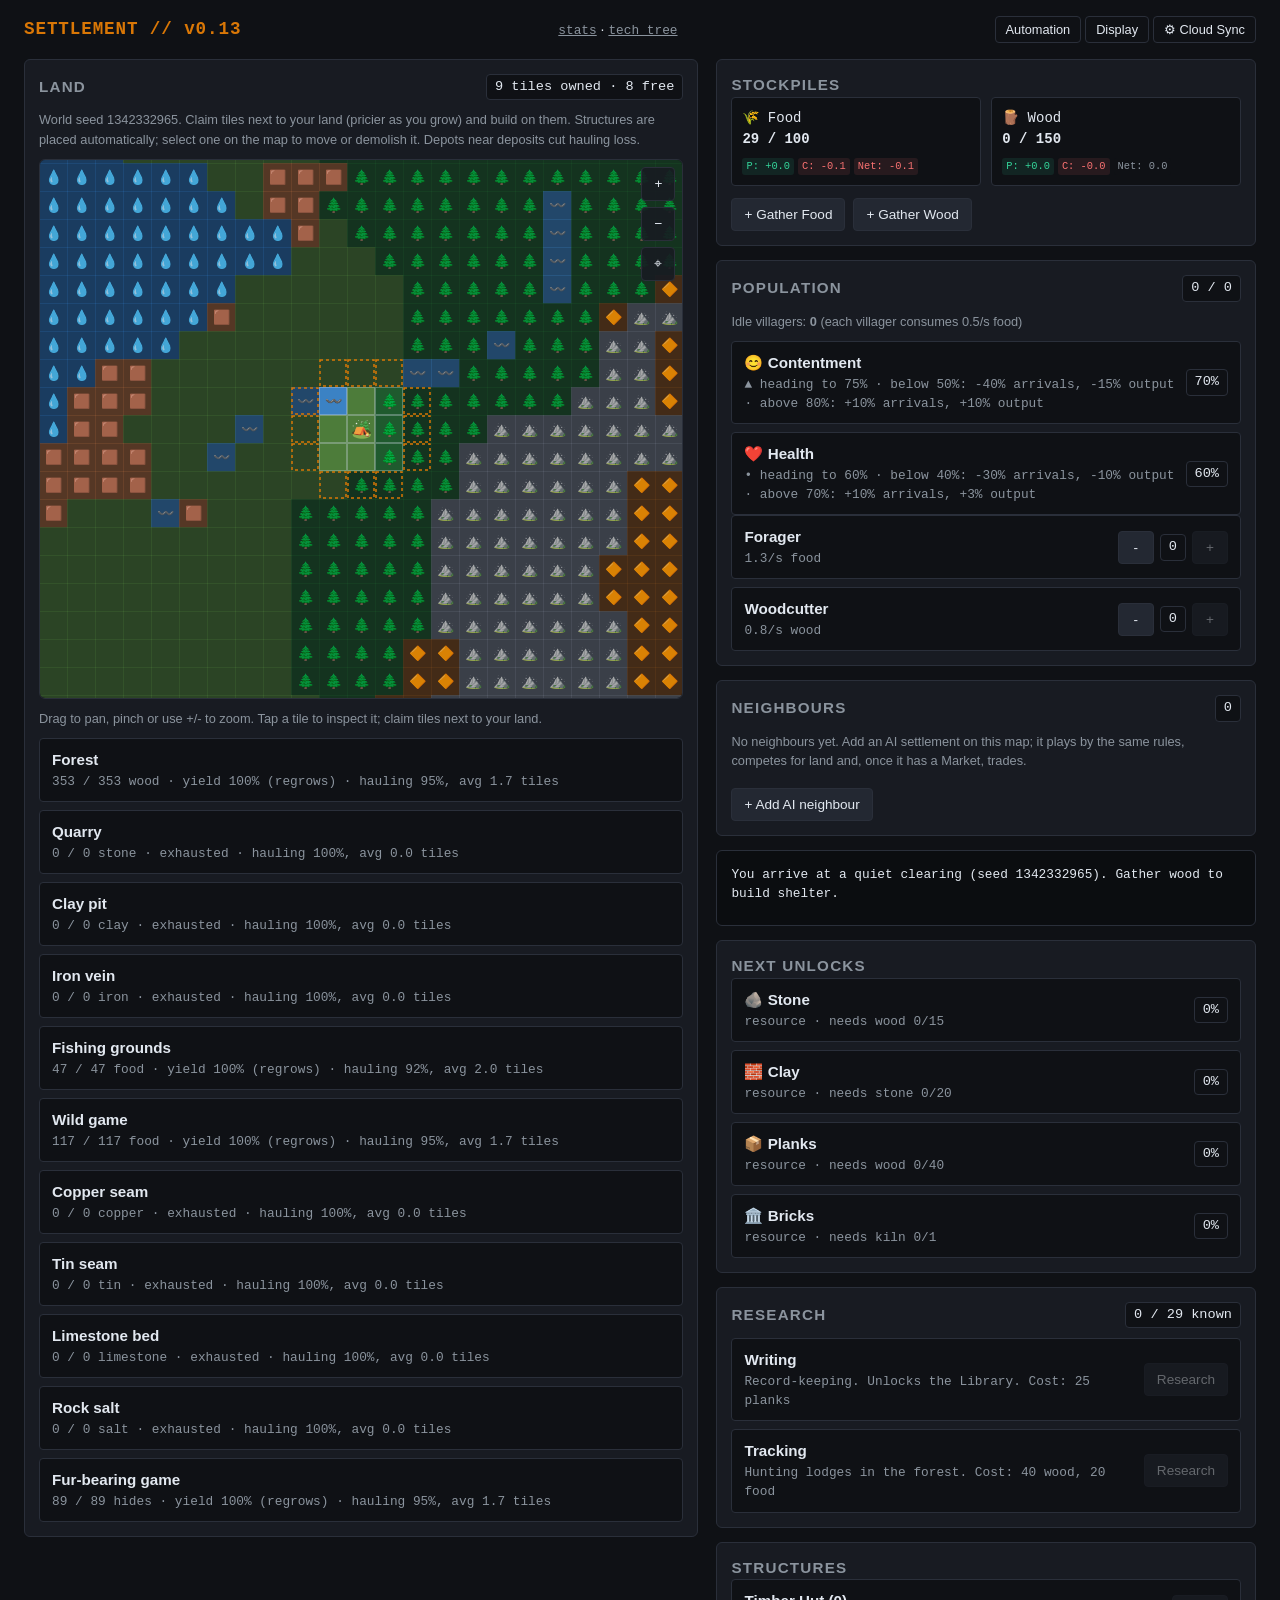
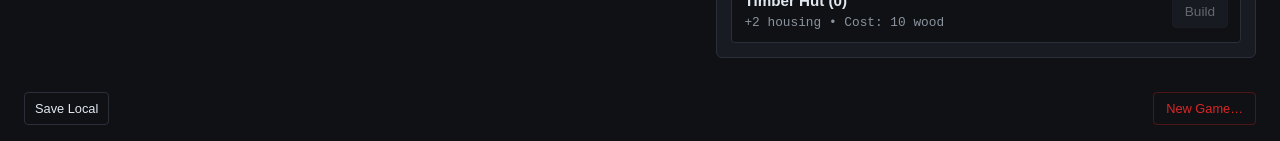
<file: index.html>
<!DOCTYPE html>
<html lang="en">
<head>
    <meta charset="UTF-8">
    <meta name="viewport" content="width=device-width, initial-scale=1.0">
    <title>Settlement</title>
    <style>body { background: #0f1115; color: #8b949e; font: 14px ui-monospace, monospace; padding: 16px; }</style>
</head>
<body>
    <div id="app">Loading...</div>
    <script>
        // Tiny loader: always revalidates style.css, ui.html, modules.json and every script it lists (a cheap 304 when unchanged),
        // so new versions arrive on the next page load with no manual refresh. Falls back to the
        // cached copies when offline.
        (async () => {
            const get = async u => {
                try { const r = await fetch(u, { cache: "no-cache" }); if (r.ok) return r.text(); } catch (e) { /* offline */ }
                const r = await fetch(u, { cache: "force-cache" });
                if (!r.ok) throw new Error(u + " (" + r.status + ")");
                return r.text();
            };
            const app = document.getElementById("app");
            try {
                const [css, ui, manifest] = await Promise.all(["style.css", "ui.html", "modules.json"].map(get));
                const M = JSON.parse(manifest), core = M.core || [], mods = M.mods || [];
                const code = await Promise.all([...core.map(get), ...mods.map(u => get(u).catch(e => { console.warn("mod not loaded: " + u + " (" + e.message + ")"); return null; }))]);
                const st = document.createElement("style"); st.textContent = css; document.head.append(st);
                app.innerHTML = ui;
                // classic scripts in manifest order, sharing one global scope: core modules first, then mods (a mod that fails to load is skipped)
                [...core, ...mods].forEach((name, i) => { if (code[i] === null) return; const sc = document.createElement("script"); sc.textContent = code[i] + "\n//# sourceURL=" + name; document.body.append(sc); });
                await Settlement.start();
            } catch (e) { app.textContent = "Could not load the game: " + e.message; }
        })();
    </script>
</body>
</html>
</file>
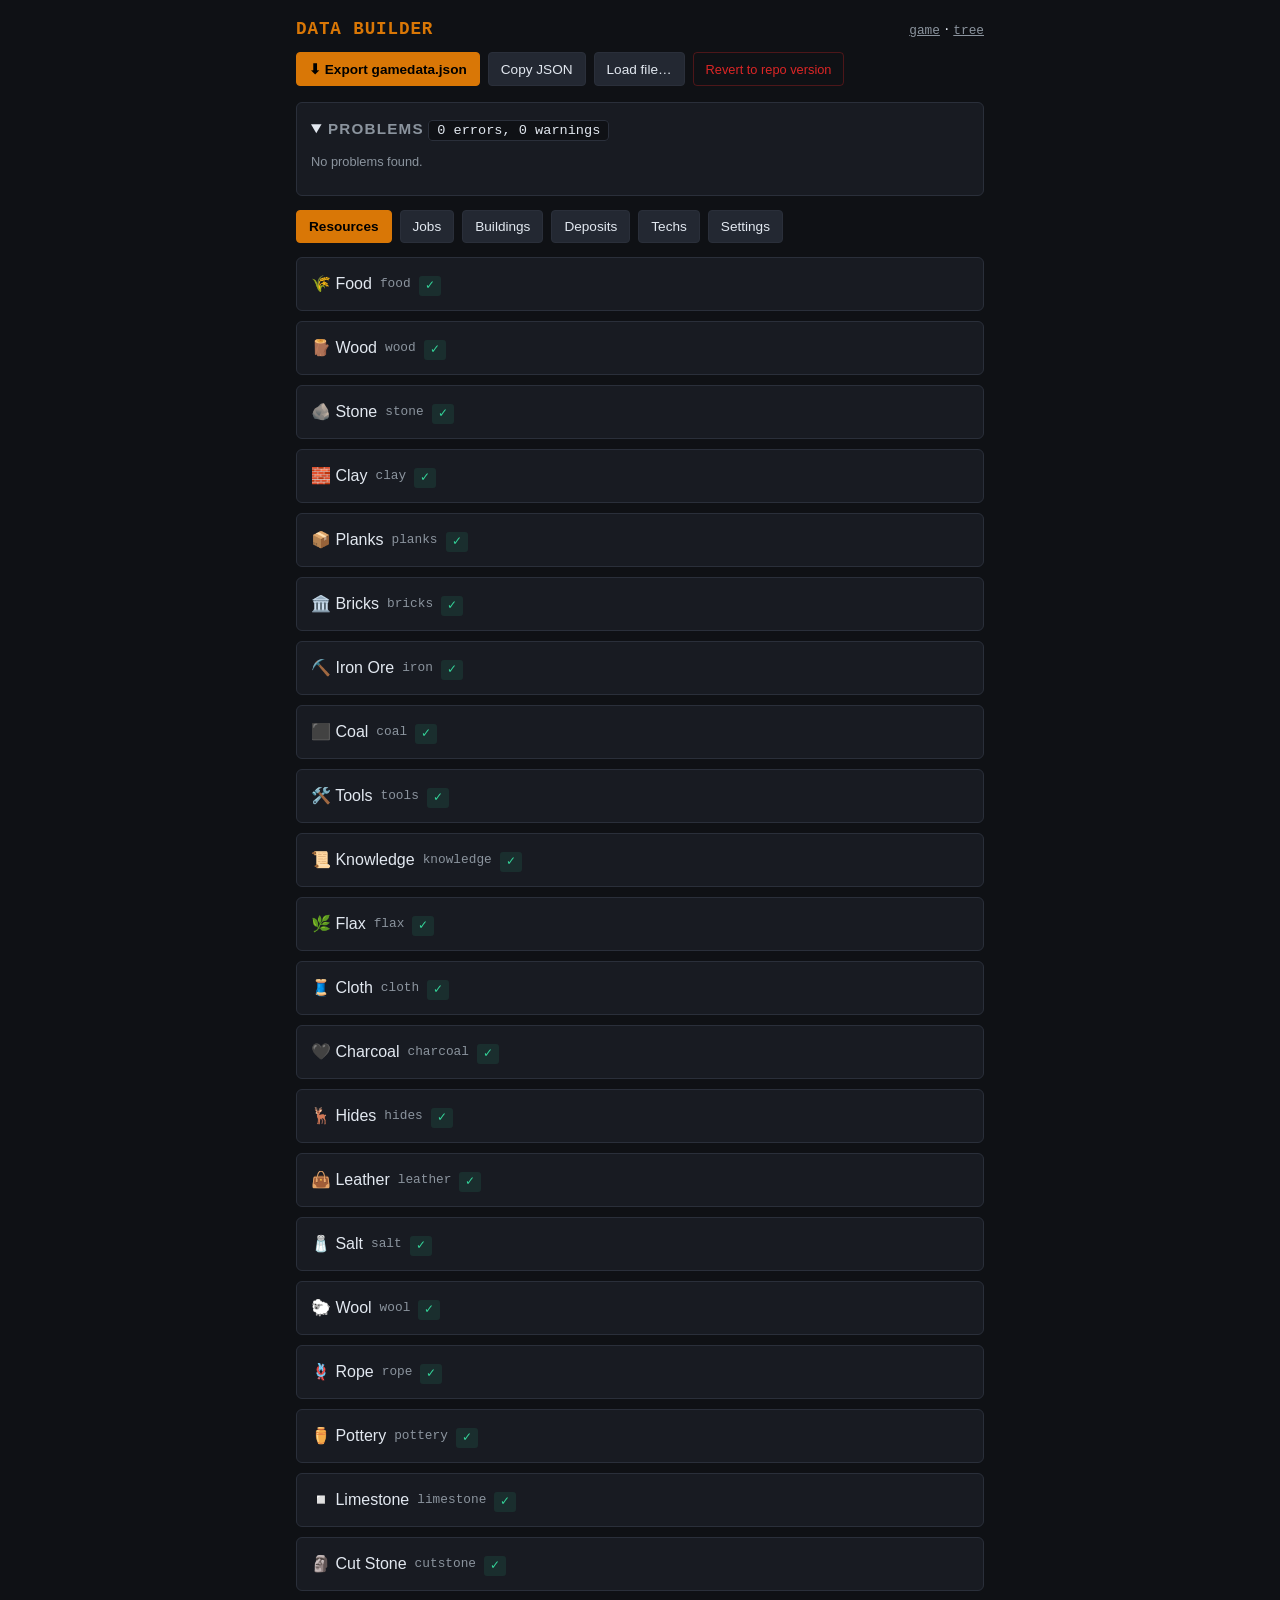
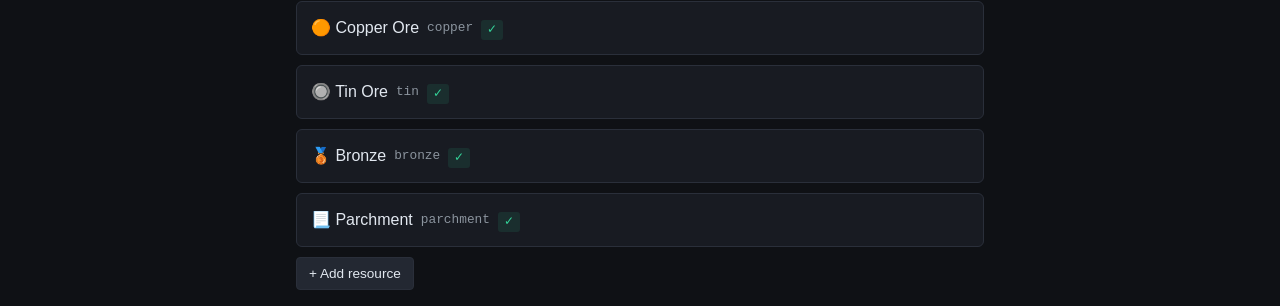
<file: builder.html>
<!DOCTYPE html>
<html lang="en">
<head>
    <meta charset="UTF-8">
    <meta name="viewport" content="width=device-width, initial-scale=1.0">
    <title>Settlement data builder</title>
    <link rel="stylesheet" href="style.css?v=0.6">
    <style>
        .ed .fld { margin: 10px 0; }
        .lbl { display: block; font: 0.75rem var(--font-mono); color: var(--muted); margin-bottom: 3px; }
        .ed input[type=text], .ed input[type=number], .ed select, .ed textarea {
            background: var(--bg); color: var(--text); border: 1px solid var(--border);
            border-radius: 4px; padding: 7px 8px; font: 0.85rem var(--font-mono); max-width: 100%; }
        .ed input[type=text], .ed textarea { width: 100%; }
        .ed input[type=number] { width: 7em; }
        .ed textarea.bad { border-color: var(--danger); }
        .ed-row { display: flex; gap: 6px; align-items: center; flex-wrap: wrap; margin: 4px 0; }
        .ed summary { cursor: pointer; display: flex; gap: 8px; align-items: center; flex-wrap: wrap; }
        .muted { color: var(--muted); font: 0.8rem var(--font-mono); }
        #tabs { margin-bottom: 14px; }
        #editor > .panel { margin-bottom: 10px; }
    </style>
</head>
<body>
    <header>
        <div class="title-bar">
            <h1>DATA BUILDER</h1>
            <span><a href="index.html" class="muted">game</a> · <a href="tree.html" class="muted">tree</a></span>
        </div>
        <div class="button-row">
            <button id="export-btn" class="btn-primary">⬇ Export gamedata.json</button>
            <button id="copy-btn">Copy JSON</button>
            <button id="load-btn">Load file…</button>
            <button id="revert-btn" class="btn-danger">Revert to repo version</button>
            <input type="file" id="file-in" accept=".json,application/json" hidden>
        </div>
        <p class="hint" id="draft-note" style="margin-top:8px;"></p>
    </header>
    <main>
        <details class="panel" id="issues-panel" open>
            <summary><h2 style="display:inline">Problems</h2> <span id="summary" class="badge">...</span></summary>
            <div id="issues" class="stack-list" style="margin-top:10px;"></div>
        </details>
        <div id="tabs" class="button-row">
            <button data-sec="resources">Resources</button>
            <button data-sec="jobs">Jobs</button>
            <button data-sec="buildings">Buildings</button>
            <button data-sec="deposits">Deposits</button>
            <button data-sec="techs">Techs</button>
            <button data-sec="settings">Settings</button>
        </div>
        <div id="editor"></div>
    </main>
    <script src="validate.js?v=0.6"></script>
    <script src="builder.js?v=0.6"></script>
</body>
</html>
</file>
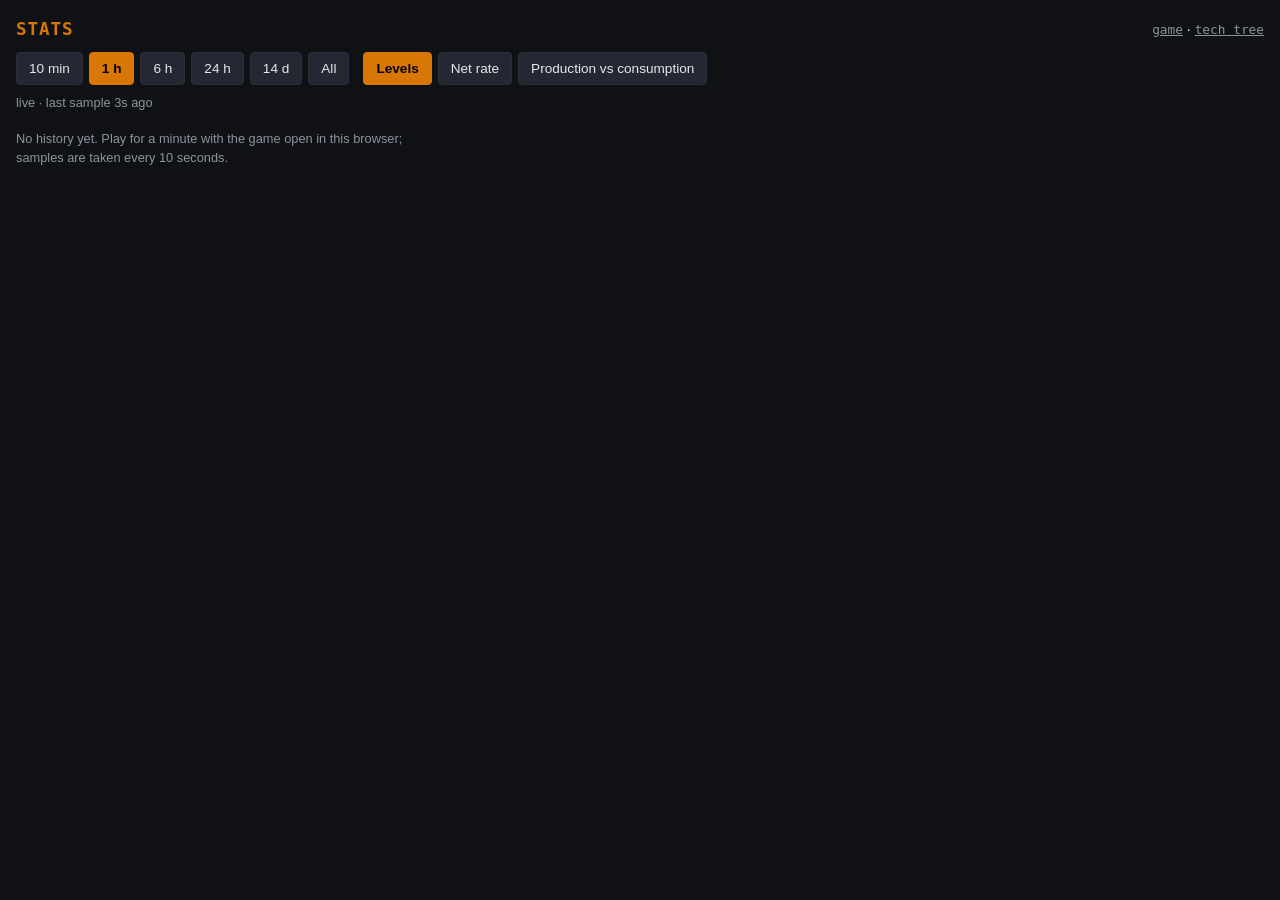
<file: stats.html>
<!DOCTYPE html>
<html lang="en">
<head>
    <meta charset="UTF-8">
    <meta name="viewport" content="width=device-width, initial-scale=1.0">
    <title>Settlement stats</title>
    <style>body { background: #0f1115; color: #8b949e; font: 14px ui-monospace, monospace; padding: 16px; }</style>
</head>
<body>
    <div id="app">Loading...</div>
    <script>
        // Same loader as index.html: revalidate style.css and stats.js so updates arrive on the next load.
        (async () => {
            const get = async u => {
                try { const r = await fetch(u, { cache: "no-cache" }); if (r.ok) return r.text(); } catch (e) { /* offline */ }
                const r = await fetch(u, { cache: "force-cache" });
                if (!r.ok) throw new Error(u + " (" + r.status + ")");
                return r.text();
            };
            try {
                const [css, js] = await Promise.all(["style.css", "stats.js"].map(get));
                const st = document.createElement("style"); st.textContent = css; document.head.append(st);
                const sc = document.createElement("script"); sc.textContent = js + "\n//# sourceURL=stats.js"; document.body.append(sc);
            } catch (e) { document.getElementById("app").textContent = "Could not load: " + e.message; }
        })();
    </script>
</body>
</html>
</file>
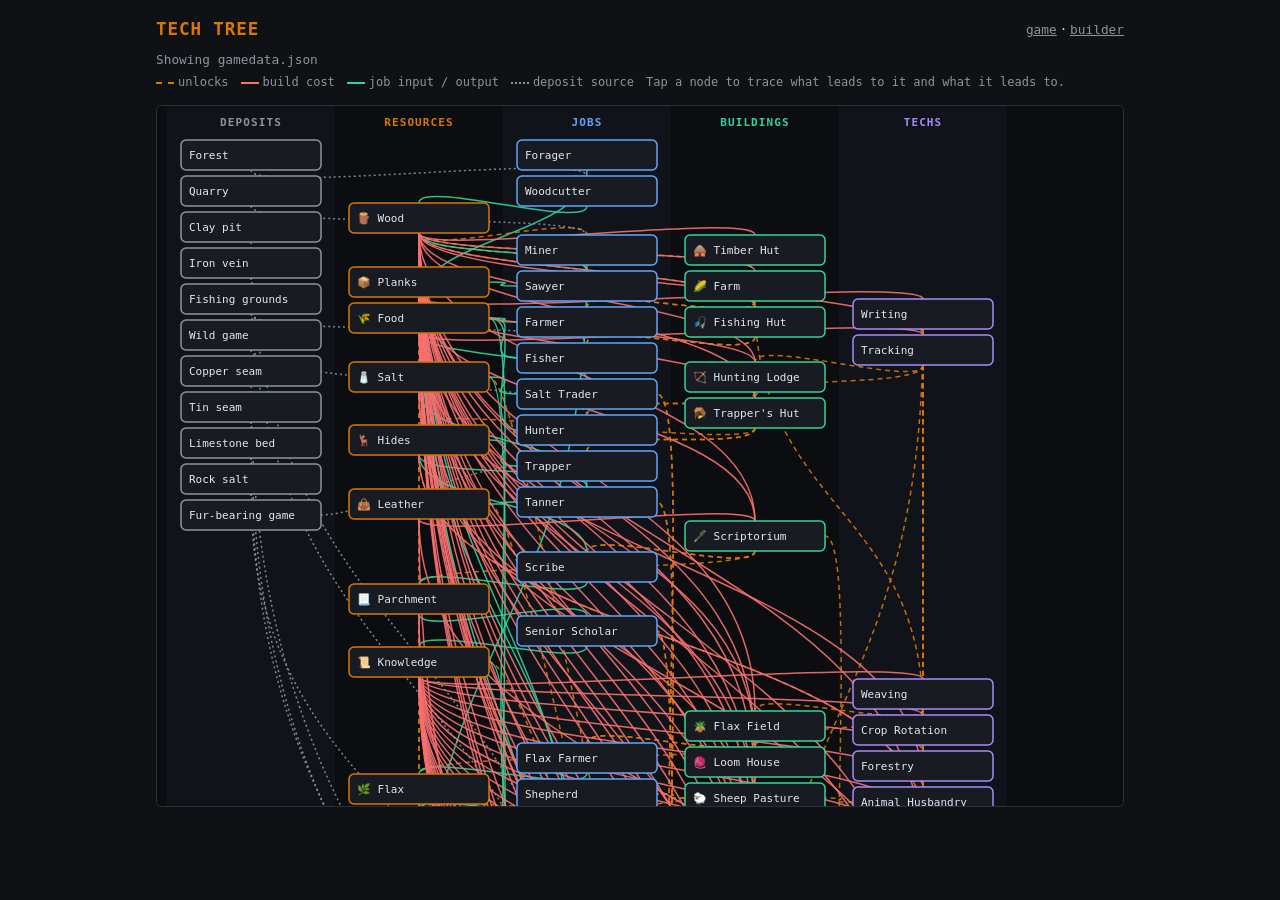
<file: tree.html>
<!DOCTYPE html>
<html lang="en">
<head>
    <meta charset="UTF-8">
    <meta name="viewport" content="width=device-width, initial-scale=1.0">
    <title>Settlement tech tree</title>
    <link rel="stylesheet" href="style.css?v=0.6">
    <style>
        body { max-width: 1000px; }
        #wrap { overflow: auto; max-height: 78vh; border: 1px solid var(--border); border-radius: 6px; background: #0b0d10; }
        .legend { display: flex; flex-wrap: wrap; gap: 12px; font: 0.75rem var(--font-mono); color: var(--muted); margin: 8px 0; }
        .legend i { display: inline-block; width: 18px; border-top: 2px solid; vertical-align: middle; margin-right: 4px; }
        .nd { cursor: pointer; } .nd text { fill: var(--text); font: 11px var(--font-mono); pointer-events: none; }
        #info { font: 0.8rem var(--font-mono); color: var(--muted); margin-top: 10px; min-height: 3em; }
    </style>
</head>
<body>
    <header>
        <div class="title-bar">
            <h1>TECH TREE</h1>
            <span><a href="index.html" class="muted">game</a> · <a href="builder.html" class="muted">builder</a></span>
        </div>
        <div class="button-row"><button id="draft-btn" class="btn-subtle" hidden>Show builder draft</button><span id="src" class="muted"></span></div>
        <div class="legend">
            <span><i style="border-color:#d97706;border-top-style:dashed"></i>unlocks</span>
            <span><i style="border-color:#f87171"></i>build cost</span>
            <span><i style="border-color:#34d399"></i>job input / output</span>
            <span><i style="border-color:#8b949e;border-top-style:dotted"></i>deposit source</span>
            <span>Tap a node to trace what leads to it and what it leads to.</span>
        </div>
    </header>
    <main>
        <div id="wrap"></div>
        <div id="info"></div>
    </main>
    <script src="tree.js?v=0.6"></script>
</body>
</html>
</file>
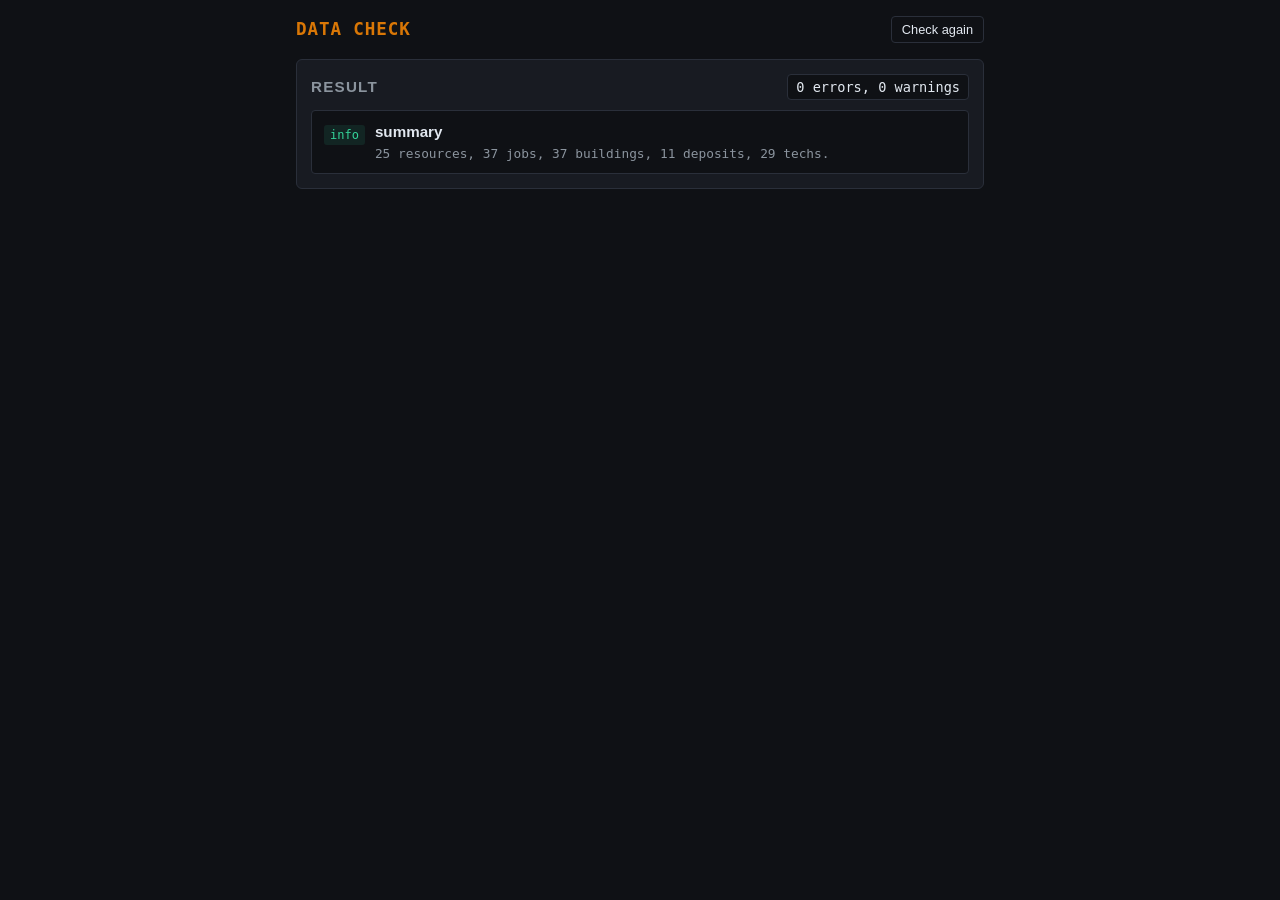
<file: validate.html>
<!DOCTYPE html>
<html lang="en">
<head>
    <meta charset="UTF-8">
    <meta name="viewport" content="width=device-width, initial-scale=1.0">
    <title>Settlement data check</title>
    <link rel="stylesheet" href="style.css?v=0.41">
</head>
<body>
    <header>
        <div class="title-bar">
            <h1>DATA CHECK</h1>
            <button id="recheck" class="btn-subtle">Check again</button>
        </div>
    </header>
    <main>
        <section class="panel">
            <div class="section-header"><h2>Result</h2><span id="summary" class="badge">...</span></div>
            <div id="results" class="stack-list"></div>
        </section>
    </main>
    <script src="validate.js?v=0.41"></script>
    <script>
        const esc = s => String(s).replace(/[&<>"]/g, c => ({ "&": "&amp;", "<": "&lt;", ">": "&gt;", '"': "&quot;" }[c]));
        const cls = { error: "negative", warn: "neutral", info: "positive" };
        async function run() {
            const box = document.getElementById("results");
            try {
                const G = await (await fetch("gamedata.json", { cache: "no-cache" })).json();
                const res = validateGameData(G).sort((a, b) => ["error", "warn", "info"].indexOf(a.level) - ["error", "warn", "info"].indexOf(b.level));
                const e = res.filter(r => r.level === "error").length, w = res.filter(r => r.level === "warn").length;
                document.getElementById("summary").textContent = `${e} errors, ${w} warnings`;
                box.innerHTML = res.map(r => `<div class="row-item"><span class="rate-badge ${cls[r.level]}">${r.level}</span><div class="row-info"><strong>${esc(r.where)}</strong><span>${esc(r.msg)}</span></div></div>`).join("");
            } catch (err) {
                document.getElementById("summary").textContent = "failed";
                box.innerHTML = `<div class="row-item"><div class="row-info"><strong>Could not load gamedata.json</strong><span>${esc(err.message)}</span></div></div>`;
            }
        }
        document.getElementById("recheck").onclick = run;
        run();
    </script>
</body>
</html>
</file>
<file: style.css>
:root {
    --bg: #0f1115;
    --surface: #181b22;
    --border: #2a2f3a;
    --text: #e2e8f0;
    --muted: #8b949e;
    --accent: #d97706;
    --accent-hover: #f59e0b;
    --danger: #dc2626;
    --font-mono: ui-monospace, SFMono-Regular, Menlo, Monaco, Consolas, monospace;
}

* { box-sizing: border-box; margin: 0; padding: 0; }

body {
    background-color: var(--bg);
    color: var(--text);
    font-family: -apple-system, BlinkMacSystemFont, "Segoe UI", Roboto, sans-serif;
    line-height: 1.5;
    max-width: 720px;
    margin: 0 auto;
    padding: 16px;
}

header { margin-bottom: 16px; }

.title-bar, .section-header {
    display: flex;
    justify-content: space-between;
    align-items: center;
    margin-bottom: 10px;
}

h1 { font-family: var(--font-mono); font-size: 1.1rem; letter-spacing: 0.05em; color: var(--accent); }
h2 { font-size: 0.95rem; text-transform: uppercase; letter-spacing: 0.08em; color: var(--muted); }
h3 { font-size: 0.9rem; margin-bottom: 4px; }

.panel {
    background: var(--surface);
    border: 1px solid var(--border);
    border-radius: 6px;
    padding: 14px;
    margin-bottom: 14px;
}

.hidden { display: none; }
.hint { font-size: 0.8rem; color: var(--muted); margin-bottom: 10px; }

.log-box {
    font-family: var(--font-mono);
    font-size: 0.8rem;
    height: 76px;
    overflow-y: auto;
    color: var(--muted);
    background: #0b0d10;
}

.log-entry { margin-bottom: 3px; }
.log-entry:first-child { color: var(--text); }

.grid-list {
    display: grid;
    grid-template-columns: repeat(auto-fit, minmax(140px, 1fr));
    gap: 10px;
}

.stat-card {
    background: var(--bg);
    border: 1px solid var(--border);
    padding: 10px;
    border-radius: 4px;
    display: flex;
    justify-content: space-between;
    align-items: center;
    font-family: var(--font-mono);
}

.stack-list { display: flex; flex-direction: column; gap: 8px; }

.row-item {
    display: flex;
    justify-content: space-between;
    align-items: center;
    background: var(--bg);
    border: 1px solid var(--border);
    padding: 10px 12px;
    border-radius: 4px;
    gap: 10px;
}

.row-info strong { display: block; font-size: 0.95rem; }
.row-info span { font-size: 0.8rem; color: var(--muted); font-family: var(--font-mono); }
.row-info { flex: 1 1 auto; min-width: 0; }
.row-info span { display: block; overflow-wrap: anywhere; }

/* Job -/+ controls and build buttons keep their size; the text column absorbs squeeze */
.row-item > .button-row { flex: 0 0 auto; flex-wrap: nowrap; gap: 6px; }
.row-item > button { flex: 0 0 auto; }
.row-item .button-row .badge { min-width: 3.2ch; text-align: center; }
.row-item .button-row button { min-width: 36px; padding: 8px 10px; }

.button-row, .form-row { display: flex; gap: 8px; flex-wrap: wrap; }
.form-row input {
    flex: 1;
    min-width: 180px;
    background: var(--bg);
    border: 1px solid var(--border);
    color: var(--text);
    padding: 8px 10px;
    border-radius: 4px;
    font-family: var(--font-mono);
    font-size: 0.85rem;
}

button {
    background: #232832;
    color: var(--text);
    border: 1px solid var(--border);
    padding: 8px 12px;
    border-radius: 4px;
    cursor: pointer;
    font-size: 0.85rem;
    font-weight: 500;
    touch-action: manipulation;
}

button:hover:not(:disabled) { border-color: var(--accent); }
button:disabled { opacity: 0.4; cursor: not-allowed; }
.btn-primary { background: var(--accent); color: #000; border-color: var(--accent); font-weight: 600; }
.btn-primary:hover:not(:disabled) { background: var(--accent-hover); }
.btn-subtle { background: transparent; font-size: 0.8rem; padding: 5px 10px; }
.btn-danger { background: transparent; color: var(--danger); border-color: rgba(220, 38, 38, 0.3); font-size: 0.8rem; }

.badge {
    font-family: var(--font-mono);
    font-size: 0.85rem;
    background: var(--bg);
    padding: 2px 8px;
    border-radius: 4px;
    border: 1px solid var(--border);
}

.stat-card-content {
    display: flex;
    flex-direction: column;
}

.rate-badge {
    font-family: var(--font-mono);
    font-size: 0.75rem;
    padding: 1px 6px;
    border-radius: 3px;
    margin-top: 4px;
    align-self: flex-start;
}

.rate-badge.positive { color: #34d399; background: rgba(52, 211, 153, 0.1); }
.rate-badge.negative { color: #f87171; background: rgba(248, 113, 113, 0.1); }
.rate-badge.neutral { color: var(--muted); background: var(--bg); }

.status-text { font-family: var(--font-mono); font-size: 0.8rem; margin-top: 8px; color: var(--accent); }
footer { display: flex; justify-content: space-between; margin-top: 20px; }

/* map grid */
.map { display: grid; gap: 2px; }
.tile { aspect-ratio: 1; padding: 0; font-size: 0.7rem; line-height: 1; background: #10131a; border: 1px solid var(--border); opacity: 0.45; border-radius: 3px; }
.tile.own { opacity: 1; border-color: #3b4252; }
.tile.near { opacity: 0.85; border: 1px dashed var(--accent); }
.tile.target { opacity: 1; border-color: #34d399; box-shadow: inset 0 0 0 1px #34d399; }
.tile.sel { outline: 2px solid var(--accent); outline-offset: 1px; }
.tile { position: relative; }
.tile .sub { position: absolute; top: 0; left: 1px; font-size: 0.42rem; line-height: 1; opacity: 0.9; pointer-events: none; }
.muted { color: var(--muted); font: 0.8rem var(--font-mono); }
.alert { border: 1px solid var(--danger); background: rgba(220, 38, 38, 0.12); color: #fca5a5; border-radius: 6px; padding: 10px 14px; margin-bottom: 14px; font-weight: 600; }
.tile.sel { outline: 2px solid #e2e8f0; outline-offset: 1px; }
.mapwrap { position: relative; }
.mapwrap canvas { width: 100%; height: min(55vh, 440px); display: block; border: 1px solid var(--border); border-radius: 6px; touch-action: none; cursor: grab; background: #0b0d10; }
.mapbtns { position: absolute; right: 8px; top: 8px; display: flex; flex-direction: column; gap: 6px; }
.mapbtns button { width: 34px; height: 34px; padding: 0; background: rgba(24, 27, 34, 0.9); }

/* game layout: one column on phones; two columns on wide screens; three on very wide ones */
.cols { display: flex; flex-direction: column; }
.col { display: contents; }
.p-log { order: 1; } .p-stock { order: 2; } .p-land { order: 3; } .p-pop { order: 4; } .p-goals { order: 5; } .p-research { order: 6; } .p-policy { order: 7; } .p-build { order: 8; }
@media (min-width: 1000px) {
    body:has(.cols) { max-width: none; padding: 16px 24px; }
    .cols { display: grid; grid-template-columns: minmax(0, 1.25fr) minmax(0, 1fr); grid-template-areas: "map a" "map c"; column-gap: 18px; align-items: start; }
    .col { display: flex; flex-direction: column; min-width: 0; }
    .col-a { grid-area: a; } .col-b { grid-area: map; align-self: stretch; } .col-c { grid-area: c; }
    .col-b > .panel { position: sticky; top: 12px; }
}
@media (min-width: 1750px) {
    .cols { grid-template-columns: minmax(0, 1fr) minmax(0, 1.7fr) minmax(0, 1fr); grid-template-areas: "a map c"; }
}

/* new game dialog */
.ng-row { display: flex; justify-content: space-between; align-items: center; gap: 10px; margin: 6px 0; font-size: 0.85rem; }
.ng-row input[type=number] { width: 6.5em; } .ng-row input[type=text] { width: 9em; }
#newgame-panel h3 { margin-top: 12px; }
#auto-panel select, #auto-panel button, #newgame-panel input[type=number], #newgame-panel input[type=text], #newgame-panel select, #display-panel select { background: var(--bg); color: var(--text); border: 1px solid var(--border); border-radius: 4px; padding: 6px 8px; font: 0.85rem var(--font-mono); max-width: 100%; }

/* compact resource bar (Display > Resources): hidden unless the bar mode is on */
.resbar { display: none; }
body.resbar .resbar { display: block; position: sticky; top: 0; z-index: 30; margin: -16px -16px 12px; padding: 6px 16px; background: rgba(15, 17, 21, 0.96); border-bottom: 1px solid var(--border); backdrop-filter: blur(4px); }
.resbar-items { display: flex; flex-wrap: wrap; gap: 2px 10px; font: 0.8rem var(--font-mono); }
.ri { display: inline-flex; align-items: baseline; gap: 3px; cursor: pointer; white-space: nowrap; padding: 1px 4px; border-radius: 3px; user-select: none; }
.ri:hover { background: #232832; }
.ri b { font-weight: 600; }
.ri small { font-size: 0.68rem; color: var(--muted); }
.ri small.pos { color: #34d399; } .ri small.neg { color: #f87171; }
.ri b.full { color: var(--accent); } .ri b.low { color: #f87171; }
.resbar-detail { font: 0.75rem var(--font-mono); color: var(--muted); margin-top: 3px; min-height: 1.3em; overflow-wrap: anywhere; }
body.resbar #resources-list, body.resbar .p-stock h2 { display: none; }
body.resbar .p-stock:not(:has(#manual-actions button)) { display: none; }
body.resbar .p-stock #manual-actions { margin-top: 0 !important; }
body.resbar .panel { padding: 10px 12px; margin-bottom: 10px; }
@media (min-width: 1000px) { body.resbar:has(.cols) .resbar { margin: -16px -24px 12px; padding: 6px 24px; } }
</file>
